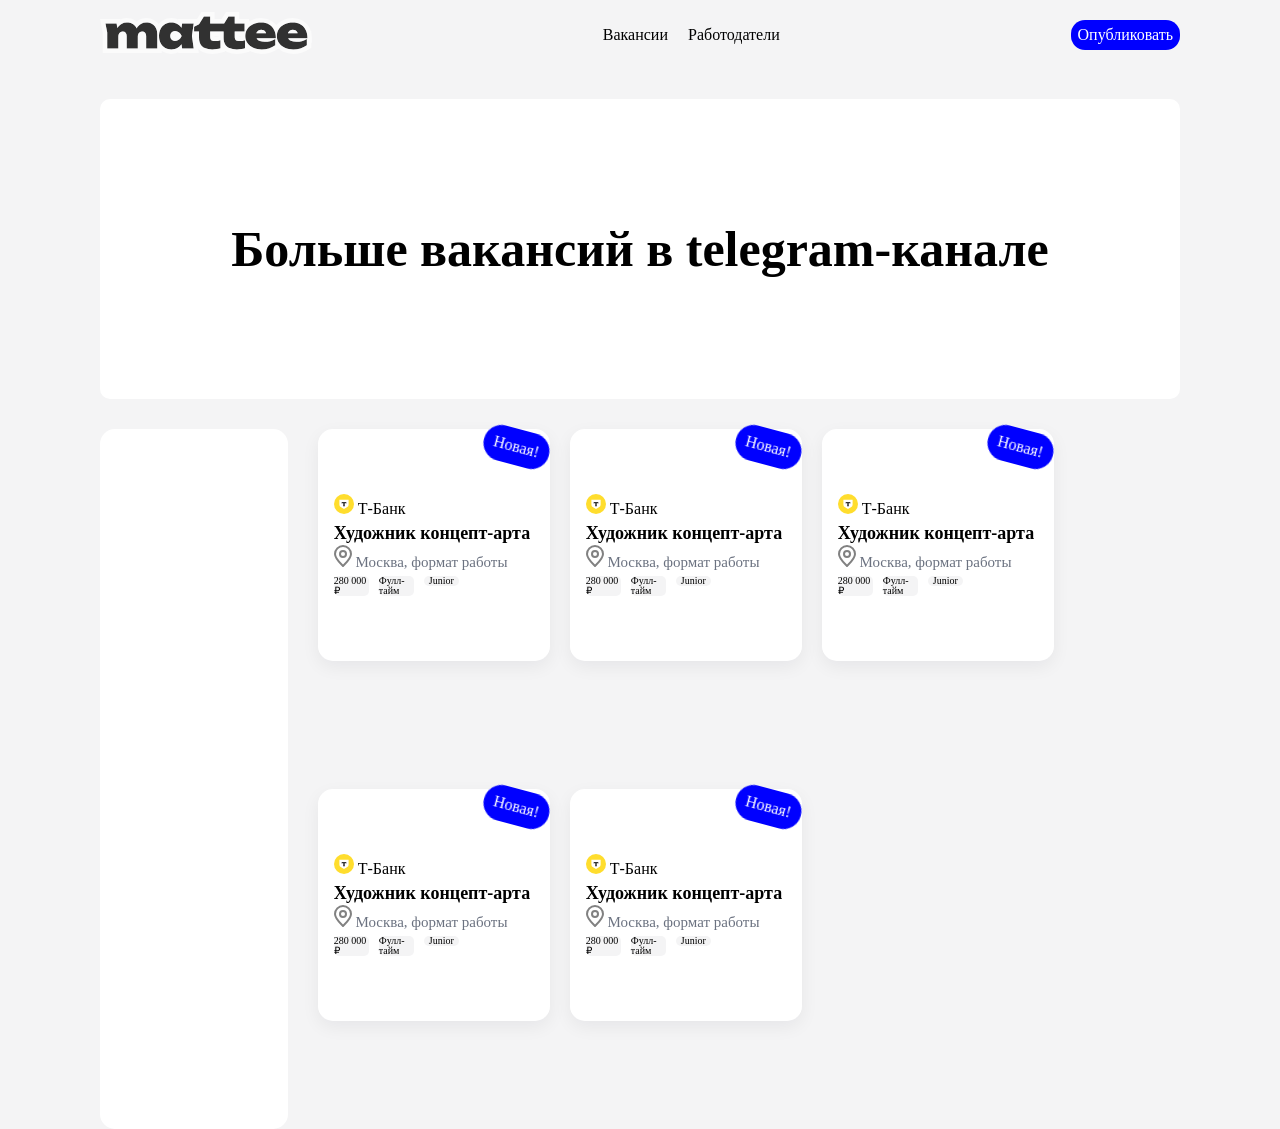
<file: index.html>
<!DOCTYPE html>
<html lang="en">
<head>
    <meta charset="UTF-8">
    <meta name="viewport" content="width=device-width, initial-scale=1.0">
    <title>Document</title>
    <link rel="stylesheet" href="reset.css">
    <link rel="stylesheet" href="style.css">
</head>
<body>
    <nav>
        <div>
            <svg width="212" height="42" viewBox="0 0 212 42" fill="none" xmlns="http://www.w3.org/2000/svg">
            <foreignObject x="-2.01874" y="-2.01874" width="215.998" height="45.929"><div xmlns="http://www.w3.org/1999/xhtml" style="backdrop-filter:blur(1.01px);clip-path:url(#bgblur_0_880_1226_clip_path);height:100%;width:100%"></div></foreignObject><g data-figma-bg-blur-radius="2.01874">
            <mask id="path-1-outside-1_880_1226" maskUnits="userSpaceOnUse" x="-0.540527" y="-0.49871" width="213" height="43" fill="black">
            <rect fill="white" x="-0.540527" y="-0.49871" width="213" height="43"/>
            <path fill-rule="evenodd" clip-rule="evenodd" d="M123.583 19.4985H120.031H118.628H110.165V24.2784C110.165 26.0617 110.472 27.3187 111.086 28.0496C111.7 28.7512 112.957 29.102 114.857 29.102C116.026 29.102 117.064 29.029 117.97 28.8828C118.906 28.7074 119.739 28.5027 120.47 28.2689V36.2937C119.476 36.5861 118.248 36.8345 116.786 37.0392C115.354 37.2731 113.848 37.39 112.27 37.39C109.288 37.39 106.818 36.9515 104.859 36.0745C102.9 35.1682 101.438 33.8673 100.474 32.1717C99.5089 30.4761 99.0266 28.4589 99.0266 26.1201V19.4985H94.0713V14.7187L99.0266 12.2192L103.894 4.50129H110.165V11.386H118.628H120.031H124.113L128.451 4.50129H134.722V11.386H144.588V19.4985H134.722V24.2784C134.722 26.0617 135.029 27.3187 135.643 28.0496C136.257 28.7512 137.514 29.102 139.414 29.102C140.583 29.102 141.621 29.029 142.527 28.8828C143.463 28.7074 144.296 28.5027 145.027 28.2689V36.2937C144.033 36.5861 142.805 36.8345 141.343 37.0392C139.911 37.2731 138.405 37.39 136.827 37.39C133.845 37.39 131.374 36.9515 129.416 36.0745C127.457 35.1682 125.995 33.8673 125.031 32.1717C124.066 30.4761 123.583 28.4589 123.583 26.1201V19.4985ZM193.252 37.3902C190.123 37.3902 187.317 36.8347 184.832 35.7238C182.376 34.5837 180.432 33.005 179 30.9879C177.567 28.9415 176.851 26.5735 176.851 23.8839C176.851 21.2236 177.538 18.8994 178.912 16.9115C180.315 14.9236 182.216 13.3741 184.613 12.2632C187.01 11.1523 189.7 10.5969 192.681 10.5969C195.81 10.5969 198.47 11.24 200.662 12.5263C202.855 13.8126 204.536 15.6398 205.705 18.0078C206.875 20.3465 207.459 23.1238 207.459 26.3396H188.224C188.323 26.5532 188.435 26.7579 188.559 26.9535C189.203 27.889 190.167 28.6053 191.454 29.1022C192.74 29.5992 194.362 29.8477 196.321 29.8477C198.221 29.8477 200.063 29.6138 201.846 29.1461C203.659 28.6491 205.325 27.9475 206.846 27.0412V33.3558C204.975 34.6714 202.84 35.68 200.443 36.3816C198.075 37.054 195.678 37.3902 193.252 37.3902ZM187.946 21.2089C188.02 20.9668 188.107 20.7329 188.209 20.5073C188.618 19.6303 189.203 18.9433 189.963 18.4463C190.752 17.9493 191.702 17.7008 192.813 17.7008C193.807 17.7008 194.655 17.9055 195.356 18.3147C196.087 18.6948 196.672 19.2649 197.111 20.025C197.314 20.3785 197.487 20.7732 197.628 21.2089H187.946ZM82.1184 36.6009L81.497 32.2509C80.4725 33.6847 79.218 34.8424 77.7333 35.7239C75.8915 36.8348 73.772 37.3903 71.3748 37.3903C68.9191 37.3903 66.7558 36.8348 64.8848 35.7239C63.043 34.613 61.5959 33.049 60.5434 31.0318C59.5202 29.0146 59.0086 26.6759 59.0086 24.0155C59.0086 21.326 59.5202 18.9726 60.5434 16.9554C61.5959 14.9382 63.043 13.3742 64.8848 12.2633C66.7558 11.1524 68.9191 10.5969 71.3748 10.5969C73.772 10.5969 75.8915 11.1524 77.7333 12.2633C79.2102 13.1171 80.4686 14.2625 81.5083 15.6993L82.1184 11.3863H93.6953L91.9412 23.9717L93.6953 36.6009H82.1184ZM70.2346 24.0155C70.2346 24.9803 70.4247 25.8427 70.8047 26.6028C71.214 27.3336 71.7695 27.9183 72.4711 28.3568C73.2019 28.7953 74.0351 29.0146 74.9706 29.0146C75.9354 29.0146 76.8709 28.7953 77.7771 28.3568C78.6834 27.9183 79.4727 27.3336 80.1451 26.6028C80.8467 25.8427 81.3291 24.9803 81.5922 24.0155C81.3291 23.0508 80.8467 22.1884 80.1451 21.4283C79.4727 20.6682 78.6834 20.0689 77.7771 19.6304C76.8709 19.1918 75.9354 18.9726 74.9706 18.9726C74.0351 18.9726 73.2019 19.1918 72.4711 19.6304C71.7695 20.0689 71.214 20.6682 70.8047 21.4283C70.4247 22.1884 70.2346 23.0508 70.2346 24.0155ZM153.258 35.7232C155.743 36.8341 158.55 37.3896 161.678 37.3896C164.104 37.3896 166.501 37.0534 168.869 36.381C171.267 35.6793 173.401 34.6708 175.272 33.3552V27.0406C173.751 27.9469 172.085 28.6485 170.273 29.1455C168.489 29.6132 166.648 29.8471 164.747 29.8471C162.789 29.8471 161.166 29.5986 159.88 29.1016C158.593 28.6046 157.629 27.8884 156.986 26.9529C156.861 26.7573 156.749 26.5526 156.65 26.339H175.886C175.886 23.1232 175.301 20.3459 174.132 18.0072C172.962 15.6392 171.281 13.812 169.089 12.5257C166.896 11.2394 164.236 10.5962 161.108 10.5962C158.126 10.5962 155.436 11.1517 153.039 12.2626C150.642 13.3735 148.741 14.9229 147.338 16.9109C145.964 18.8988 145.277 21.2229 145.277 23.8833C145.277 26.5728 145.993 28.9408 147.426 30.9872C148.858 33.0044 150.802 34.5831 153.258 35.7232ZM156.635 20.5067C156.534 20.7323 156.446 20.9662 156.372 21.2083H166.054C165.913 20.7725 165.741 20.3779 165.537 20.0243C165.098 19.2642 164.513 18.6942 163.783 18.3141C163.081 17.9048 162.233 17.7002 161.239 17.7002C160.128 17.7002 159.178 17.9487 158.389 18.4457C157.629 18.9427 157.044 19.6297 156.635 20.5067ZM36.6099 16.4222C36.6763 16.3056 36.7442 16.1909 36.8134 16.078C37.9243 14.2362 39.2837 12.8622 40.8916 11.956C42.4995 11.0497 44.2243 10.5966 46.0661 10.5966C48.434 10.5966 50.4512 11.0935 52.1176 12.0875C53.8132 13.0523 55.0995 14.4263 55.9765 16.2096C56.8535 17.9636 57.2921 20.0247 57.2921 22.3926V36.6006H46.1538V23.9713C46.1538 22.5681 45.8029 21.4864 45.1013 20.7263C44.4289 19.9662 43.4496 19.5861 42.1633 19.5861C41.257 19.5861 40.4677 19.7908 39.7953 20.2001C39.1521 20.5801 38.6551 21.1502 38.3043 21.9103C37.9827 22.6411 37.822 23.5328 37.822 24.5852V36.6006H26.6836V23.9713C26.6836 22.5681 26.3328 21.4864 25.6312 20.7263C24.9588 19.9662 23.9795 19.5861 22.6932 19.5861C21.7869 19.5861 20.9976 19.7908 20.3252 20.2001C19.682 20.5801 19.185 21.1502 18.8342 21.9103C18.5126 22.6411 18.3518 23.5328 18.3518 24.5852V36.6006H7.21354V20.4193L5.45947 11.3859H16.5978L17.3596 16.0517C18.4965 14.2232 19.8651 12.8579 21.4653 11.956C23.0732 11.0497 24.798 10.5966 26.6398 10.5966C29.0078 10.5966 31.025 11.0935 32.6913 12.0875C34.3577 13.0523 35.6294 14.4263 36.5064 16.2096C36.5416 16.2799 36.5761 16.3508 36.6099 16.4222Z"/>
            </mask>
            <path fill-rule="evenodd" clip-rule="evenodd" d="M123.583 19.4985H120.031H118.628H110.165V24.2784C110.165 26.0617 110.472 27.3187 111.086 28.0496C111.7 28.7512 112.957 29.102 114.857 29.102C116.026 29.102 117.064 29.029 117.97 28.8828C118.906 28.7074 119.739 28.5027 120.47 28.2689V36.2937C119.476 36.5861 118.248 36.8345 116.786 37.0392C115.354 37.2731 113.848 37.39 112.27 37.39C109.288 37.39 106.818 36.9515 104.859 36.0745C102.9 35.1682 101.438 33.8673 100.474 32.1717C99.5089 30.4761 99.0266 28.4589 99.0266 26.1201V19.4985H94.0713V14.7187L99.0266 12.2192L103.894 4.50129H110.165V11.386H118.628H120.031H124.113L128.451 4.50129H134.722V11.386H144.588V19.4985H134.722V24.2784C134.722 26.0617 135.029 27.3187 135.643 28.0496C136.257 28.7512 137.514 29.102 139.414 29.102C140.583 29.102 141.621 29.029 142.527 28.8828C143.463 28.7074 144.296 28.5027 145.027 28.2689V36.2937C144.033 36.5861 142.805 36.8345 141.343 37.0392C139.911 37.2731 138.405 37.39 136.827 37.39C133.845 37.39 131.374 36.9515 129.416 36.0745C127.457 35.1682 125.995 33.8673 125.031 32.1717C124.066 30.4761 123.583 28.4589 123.583 26.1201V19.4985ZM193.252 37.3902C190.123 37.3902 187.317 36.8347 184.832 35.7238C182.376 34.5837 180.432 33.005 179 30.9879C177.567 28.9415 176.851 26.5735 176.851 23.8839C176.851 21.2236 177.538 18.8994 178.912 16.9115C180.315 14.9236 182.216 13.3741 184.613 12.2632C187.01 11.1523 189.7 10.5969 192.681 10.5969C195.81 10.5969 198.47 11.24 200.662 12.5263C202.855 13.8126 204.536 15.6398 205.705 18.0078C206.875 20.3465 207.459 23.1238 207.459 26.3396H188.224C188.323 26.5532 188.435 26.7579 188.559 26.9535C189.203 27.889 190.167 28.6053 191.454 29.1022C192.74 29.5992 194.362 29.8477 196.321 29.8477C198.221 29.8477 200.063 29.6138 201.846 29.1461C203.659 28.6491 205.325 27.9475 206.846 27.0412V33.3558C204.975 34.6714 202.84 35.68 200.443 36.3816C198.075 37.054 195.678 37.3902 193.252 37.3902ZM187.946 21.2089C188.02 20.9668 188.107 20.7329 188.209 20.5073C188.618 19.6303 189.203 18.9433 189.963 18.4463C190.752 17.9493 191.702 17.7008 192.813 17.7008C193.807 17.7008 194.655 17.9055 195.356 18.3147C196.087 18.6948 196.672 19.2649 197.111 20.025C197.314 20.3785 197.487 20.7732 197.628 21.2089H187.946ZM82.1184 36.6009L81.497 32.2509C80.4725 33.6847 79.218 34.8424 77.7333 35.7239C75.8915 36.8348 73.772 37.3903 71.3748 37.3903C68.9191 37.3903 66.7558 36.8348 64.8848 35.7239C63.043 34.613 61.5959 33.049 60.5434 31.0318C59.5202 29.0146 59.0086 26.6759 59.0086 24.0155C59.0086 21.326 59.5202 18.9726 60.5434 16.9554C61.5959 14.9382 63.043 13.3742 64.8848 12.2633C66.7558 11.1524 68.9191 10.5969 71.3748 10.5969C73.772 10.5969 75.8915 11.1524 77.7333 12.2633C79.2102 13.1171 80.4686 14.2625 81.5083 15.6993L82.1184 11.3863H93.6953L91.9412 23.9717L93.6953 36.6009H82.1184ZM70.2346 24.0155C70.2346 24.9803 70.4247 25.8427 70.8047 26.6028C71.214 27.3336 71.7695 27.9183 72.4711 28.3568C73.2019 28.7953 74.0351 29.0146 74.9706 29.0146C75.9354 29.0146 76.8709 28.7953 77.7771 28.3568C78.6834 27.9183 79.4727 27.3336 80.1451 26.6028C80.8467 25.8427 81.3291 24.9803 81.5922 24.0155C81.3291 23.0508 80.8467 22.1884 80.1451 21.4283C79.4727 20.6682 78.6834 20.0689 77.7771 19.6304C76.8709 19.1918 75.9354 18.9726 74.9706 18.9726C74.0351 18.9726 73.2019 19.1918 72.4711 19.6304C71.7695 20.0689 71.214 20.6682 70.8047 21.4283C70.4247 22.1884 70.2346 23.0508 70.2346 24.0155ZM153.258 35.7232C155.743 36.8341 158.55 37.3896 161.678 37.3896C164.104 37.3896 166.501 37.0534 168.869 36.381C171.267 35.6793 173.401 34.6708 175.272 33.3552V27.0406C173.751 27.9469 172.085 28.6485 170.273 29.1455C168.489 29.6132 166.648 29.8471 164.747 29.8471C162.789 29.8471 161.166 29.5986 159.88 29.1016C158.593 28.6046 157.629 27.8884 156.986 26.9529C156.861 26.7573 156.749 26.5526 156.65 26.339H175.886C175.886 23.1232 175.301 20.3459 174.132 18.0072C172.962 15.6392 171.281 13.812 169.089 12.5257C166.896 11.2394 164.236 10.5962 161.108 10.5962C158.126 10.5962 155.436 11.1517 153.039 12.2626C150.642 13.3735 148.741 14.9229 147.338 16.9109C145.964 18.8988 145.277 21.2229 145.277 23.8833C145.277 26.5728 145.993 28.9408 147.426 30.9872C148.858 33.0044 150.802 34.5831 153.258 35.7232ZM156.635 20.5067C156.534 20.7323 156.446 20.9662 156.372 21.2083H166.054C165.913 20.7725 165.741 20.3779 165.537 20.0243C165.098 19.2642 164.513 18.6942 163.783 18.3141C163.081 17.9048 162.233 17.7002 161.239 17.7002C160.128 17.7002 159.178 17.9487 158.389 18.4457C157.629 18.9427 157.044 19.6297 156.635 20.5067ZM36.6099 16.4222C36.6763 16.3056 36.7442 16.1909 36.8134 16.078C37.9243 14.2362 39.2837 12.8622 40.8916 11.956C42.4995 11.0497 44.2243 10.5966 46.0661 10.5966C48.434 10.5966 50.4512 11.0935 52.1176 12.0875C53.8132 13.0523 55.0995 14.4263 55.9765 16.2096C56.8535 17.9636 57.2921 20.0247 57.2921 22.3926V36.6006H46.1538V23.9713C46.1538 22.5681 45.8029 21.4864 45.1013 20.7263C44.4289 19.9662 43.4496 19.5861 42.1633 19.5861C41.257 19.5861 40.4677 19.7908 39.7953 20.2001C39.1521 20.5801 38.6551 21.1502 38.3043 21.9103C37.9827 22.6411 37.822 23.5328 37.822 24.5852V36.6006H26.6836V23.9713C26.6836 22.5681 26.3328 21.4864 25.6312 20.7263C24.9588 19.9662 23.9795 19.5861 22.6932 19.5861C21.7869 19.5861 20.9976 19.7908 20.3252 20.2001C19.682 20.5801 19.185 21.1502 18.8342 21.9103C18.5126 22.6411 18.3518 23.5328 18.3518 24.5852V36.6006H7.21354V20.4193L5.45947 11.3859H16.5978L17.3596 16.0517C18.4965 14.2232 19.8651 12.8579 21.4653 11.956C23.0732 11.0497 24.798 10.5966 26.6398 10.5966C29.0078 10.5966 31.025 11.0935 32.6913 12.0875C34.3577 13.0523 35.6294 14.4263 36.5064 16.2096C36.5416 16.2799 36.5761 16.3508 36.6099 16.4222Z" fill="black" fill-opacity="0.8"/>
            <path fill-rule="evenodd" clip-rule="evenodd" d="M123.583 19.4985H120.031H118.628H110.165V24.2784C110.165 26.0617 110.472 27.3187 111.086 28.0496C111.7 28.7512 112.957 29.102 114.857 29.102C116.026 29.102 117.064 29.029 117.97 28.8828C118.906 28.7074 119.739 28.5027 120.47 28.2689V36.2937C119.476 36.5861 118.248 36.8345 116.786 37.0392C115.354 37.2731 113.848 37.39 112.27 37.39C109.288 37.39 106.818 36.9515 104.859 36.0745C102.9 35.1682 101.438 33.8673 100.474 32.1717C99.5089 30.4761 99.0266 28.4589 99.0266 26.1201V19.4985H94.0713V14.7187L99.0266 12.2192L103.894 4.50129H110.165V11.386H118.628H120.031H124.113L128.451 4.50129H134.722V11.386H144.588V19.4985H134.722V24.2784C134.722 26.0617 135.029 27.3187 135.643 28.0496C136.257 28.7512 137.514 29.102 139.414 29.102C140.583 29.102 141.621 29.029 142.527 28.8828C143.463 28.7074 144.296 28.5027 145.027 28.2689V36.2937C144.033 36.5861 142.805 36.8345 141.343 37.0392C139.911 37.2731 138.405 37.39 136.827 37.39C133.845 37.39 131.374 36.9515 129.416 36.0745C127.457 35.1682 125.995 33.8673 125.031 32.1717C124.066 30.4761 123.583 28.4589 123.583 26.1201V19.4985ZM193.252 37.3902C190.123 37.3902 187.317 36.8347 184.832 35.7238C182.376 34.5837 180.432 33.005 179 30.9879C177.567 28.9415 176.851 26.5735 176.851 23.8839C176.851 21.2236 177.538 18.8994 178.912 16.9115C180.315 14.9236 182.216 13.3741 184.613 12.2632C187.01 11.1523 189.7 10.5969 192.681 10.5969C195.81 10.5969 198.47 11.24 200.662 12.5263C202.855 13.8126 204.536 15.6398 205.705 18.0078C206.875 20.3465 207.459 23.1238 207.459 26.3396H188.224C188.323 26.5532 188.435 26.7579 188.559 26.9535C189.203 27.889 190.167 28.6053 191.454 29.1022C192.74 29.5992 194.362 29.8477 196.321 29.8477C198.221 29.8477 200.063 29.6138 201.846 29.1461C203.659 28.6491 205.325 27.9475 206.846 27.0412V33.3558C204.975 34.6714 202.84 35.68 200.443 36.3816C198.075 37.054 195.678 37.3902 193.252 37.3902ZM187.946 21.2089C188.02 20.9668 188.107 20.7329 188.209 20.5073C188.618 19.6303 189.203 18.9433 189.963 18.4463C190.752 17.9493 191.702 17.7008 192.813 17.7008C193.807 17.7008 194.655 17.9055 195.356 18.3147C196.087 18.6948 196.672 19.2649 197.111 20.025C197.314 20.3785 197.487 20.7732 197.628 21.2089H187.946ZM82.1184 36.6009L81.497 32.2509C80.4725 33.6847 79.218 34.8424 77.7333 35.7239C75.8915 36.8348 73.772 37.3903 71.3748 37.3903C68.9191 37.3903 66.7558 36.8348 64.8848 35.7239C63.043 34.613 61.5959 33.049 60.5434 31.0318C59.5202 29.0146 59.0086 26.6759 59.0086 24.0155C59.0086 21.326 59.5202 18.9726 60.5434 16.9554C61.5959 14.9382 63.043 13.3742 64.8848 12.2633C66.7558 11.1524 68.9191 10.5969 71.3748 10.5969C73.772 10.5969 75.8915 11.1524 77.7333 12.2633C79.2102 13.1171 80.4686 14.2625 81.5083 15.6993L82.1184 11.3863H93.6953L91.9412 23.9717L93.6953 36.6009H82.1184ZM70.2346 24.0155C70.2346 24.9803 70.4247 25.8427 70.8047 26.6028C71.214 27.3336 71.7695 27.9183 72.4711 28.3568C73.2019 28.7953 74.0351 29.0146 74.9706 29.0146C75.9354 29.0146 76.8709 28.7953 77.7771 28.3568C78.6834 27.9183 79.4727 27.3336 80.1451 26.6028C80.8467 25.8427 81.3291 24.9803 81.5922 24.0155C81.3291 23.0508 80.8467 22.1884 80.1451 21.4283C79.4727 20.6682 78.6834 20.0689 77.7771 19.6304C76.8709 19.1918 75.9354 18.9726 74.9706 18.9726C74.0351 18.9726 73.2019 19.1918 72.4711 19.6304C71.7695 20.0689 71.214 20.6682 70.8047 21.4283C70.4247 22.1884 70.2346 23.0508 70.2346 24.0155ZM153.258 35.7232C155.743 36.8341 158.55 37.3896 161.678 37.3896C164.104 37.3896 166.501 37.0534 168.869 36.381C171.267 35.6793 173.401 34.6708 175.272 33.3552V27.0406C173.751 27.9469 172.085 28.6485 170.273 29.1455C168.489 29.6132 166.648 29.8471 164.747 29.8471C162.789 29.8471 161.166 29.5986 159.88 29.1016C158.593 28.6046 157.629 27.8884 156.986 26.9529C156.861 26.7573 156.749 26.5526 156.65 26.339H175.886C175.886 23.1232 175.301 20.3459 174.132 18.0072C172.962 15.6392 171.281 13.812 169.089 12.5257C166.896 11.2394 164.236 10.5962 161.108 10.5962C158.126 10.5962 155.436 11.1517 153.039 12.2626C150.642 13.3735 148.741 14.9229 147.338 16.9109C145.964 18.8988 145.277 21.2229 145.277 23.8833C145.277 26.5728 145.993 28.9408 147.426 30.9872C148.858 33.0044 150.802 34.5831 153.258 35.7232ZM156.635 20.5067C156.534 20.7323 156.446 20.9662 156.372 21.2083H166.054C165.913 20.7725 165.741 20.3779 165.537 20.0243C165.098 19.2642 164.513 18.6942 163.783 18.3141C163.081 17.9048 162.233 17.7002 161.239 17.7002C160.128 17.7002 159.178 17.9487 158.389 18.4457C157.629 18.9427 157.044 19.6297 156.635 20.5067ZM36.6099 16.4222C36.6763 16.3056 36.7442 16.1909 36.8134 16.078C37.9243 14.2362 39.2837 12.8622 40.8916 11.956C42.4995 11.0497 44.2243 10.5966 46.0661 10.5966C48.434 10.5966 50.4512 11.0935 52.1176 12.0875C53.8132 13.0523 55.0995 14.4263 55.9765 16.2096C56.8535 17.9636 57.2921 20.0247 57.2921 22.3926V36.6006H46.1538V23.9713C46.1538 22.5681 45.8029 21.4864 45.1013 20.7263C44.4289 19.9662 43.4496 19.5861 42.1633 19.5861C41.257 19.5861 40.4677 19.7908 39.7953 20.2001C39.1521 20.5801 38.6551 21.1502 38.3043 21.9103C37.9827 22.6411 37.822 23.5328 37.822 24.5852V36.6006H26.6836V23.9713C26.6836 22.5681 26.3328 21.4864 25.6312 20.7263C24.9588 19.9662 23.9795 19.5861 22.6932 19.5861C21.7869 19.5861 20.9976 19.7908 20.3252 20.2001C19.682 20.5801 19.185 21.1502 18.8342 21.9103C18.5126 22.6411 18.3518 23.5328 18.3518 24.5852V36.6006H7.21354V20.4193L5.45947 11.3859H16.5978L17.3596 16.0517C18.4965 14.2232 19.8651 12.8579 21.4653 11.956C23.0732 11.0497 24.798 10.5966 26.6398 10.5966C29.0078 10.5966 31.025 11.0935 32.6913 12.0875C34.3577 13.0523 35.6294 14.4263 36.5064 16.2096C36.5416 16.2799 36.5761 16.3508 36.6099 16.4222Z" stroke="white" stroke-opacity="0.6" stroke-width="9.00257" mask="url(#path-1-outside-1_880_1226)"/>
            </g>
            <defs>
            <clipPath id="bgblur_0_880_1226_clip_path" transform="translate(2.01874 2.01874)"><path fill-rule="evenodd" clip-rule="evenodd" d="M123.583 19.4985H120.031H118.628H110.165V24.2784C110.165 26.0617 110.472 27.3187 111.086 28.0496C111.7 28.7512 112.957 29.102 114.857 29.102C116.026 29.102 117.064 29.029 117.97 28.8828C118.906 28.7074 119.739 28.5027 120.47 28.2689V36.2937C119.476 36.5861 118.248 36.8345 116.786 37.0392C115.354 37.2731 113.848 37.39 112.27 37.39C109.288 37.39 106.818 36.9515 104.859 36.0745C102.9 35.1682 101.438 33.8673 100.474 32.1717C99.5089 30.4761 99.0266 28.4589 99.0266 26.1201V19.4985H94.0713V14.7187L99.0266 12.2192L103.894 4.50129H110.165V11.386H118.628H120.031H124.113L128.451 4.50129H134.722V11.386H144.588V19.4985H134.722V24.2784C134.722 26.0617 135.029 27.3187 135.643 28.0496C136.257 28.7512 137.514 29.102 139.414 29.102C140.583 29.102 141.621 29.029 142.527 28.8828C143.463 28.7074 144.296 28.5027 145.027 28.2689V36.2937C144.033 36.5861 142.805 36.8345 141.343 37.0392C139.911 37.2731 138.405 37.39 136.827 37.39C133.845 37.39 131.374 36.9515 129.416 36.0745C127.457 35.1682 125.995 33.8673 125.031 32.1717C124.066 30.4761 123.583 28.4589 123.583 26.1201V19.4985ZM193.252 37.3902C190.123 37.3902 187.317 36.8347 184.832 35.7238C182.376 34.5837 180.432 33.005 179 30.9879C177.567 28.9415 176.851 26.5735 176.851 23.8839C176.851 21.2236 177.538 18.8994 178.912 16.9115C180.315 14.9236 182.216 13.3741 184.613 12.2632C187.01 11.1523 189.7 10.5969 192.681 10.5969C195.81 10.5969 198.47 11.24 200.662 12.5263C202.855 13.8126 204.536 15.6398 205.705 18.0078C206.875 20.3465 207.459 23.1238 207.459 26.3396H188.224C188.323 26.5532 188.435 26.7579 188.559 26.9535C189.203 27.889 190.167 28.6053 191.454 29.1022C192.74 29.5992 194.362 29.8477 196.321 29.8477C198.221 29.8477 200.063 29.6138 201.846 29.1461C203.659 28.6491 205.325 27.9475 206.846 27.0412V33.3558C204.975 34.6714 202.84 35.68 200.443 36.3816C198.075 37.054 195.678 37.3902 193.252 37.3902ZM187.946 21.2089C188.02 20.9668 188.107 20.7329 188.209 20.5073C188.618 19.6303 189.203 18.9433 189.963 18.4463C190.752 17.9493 191.702 17.7008 192.813 17.7008C193.807 17.7008 194.655 17.9055 195.356 18.3147C196.087 18.6948 196.672 19.2649 197.111 20.025C197.314 20.3785 197.487 20.7732 197.628 21.2089H187.946ZM82.1184 36.6009L81.497 32.2509C80.4725 33.6847 79.218 34.8424 77.7333 35.7239C75.8915 36.8348 73.772 37.3903 71.3748 37.3903C68.9191 37.3903 66.7558 36.8348 64.8848 35.7239C63.043 34.613 61.5959 33.049 60.5434 31.0318C59.5202 29.0146 59.0086 26.6759 59.0086 24.0155C59.0086 21.326 59.5202 18.9726 60.5434 16.9554C61.5959 14.9382 63.043 13.3742 64.8848 12.2633C66.7558 11.1524 68.9191 10.5969 71.3748 10.5969C73.772 10.5969 75.8915 11.1524 77.7333 12.2633C79.2102 13.1171 80.4686 14.2625 81.5083 15.6993L82.1184 11.3863H93.6953L91.9412 23.9717L93.6953 36.6009H82.1184ZM70.2346 24.0155C70.2346 24.9803 70.4247 25.8427 70.8047 26.6028C71.214 27.3336 71.7695 27.9183 72.4711 28.3568C73.2019 28.7953 74.0351 29.0146 74.9706 29.0146C75.9354 29.0146 76.8709 28.7953 77.7771 28.3568C78.6834 27.9183 79.4727 27.3336 80.1451 26.6028C80.8467 25.8427 81.3291 24.9803 81.5922 24.0155C81.3291 23.0508 80.8467 22.1884 80.1451 21.4283C79.4727 20.6682 78.6834 20.0689 77.7771 19.6304C76.8709 19.1918 75.9354 18.9726 74.9706 18.9726C74.0351 18.9726 73.2019 19.1918 72.4711 19.6304C71.7695 20.0689 71.214 20.6682 70.8047 21.4283C70.4247 22.1884 70.2346 23.0508 70.2346 24.0155ZM153.258 35.7232C155.743 36.8341 158.55 37.3896 161.678 37.3896C164.104 37.3896 166.501 37.0534 168.869 36.381C171.267 35.6793 173.401 34.6708 175.272 33.3552V27.0406C173.751 27.9469 172.085 28.6485 170.273 29.1455C168.489 29.6132 166.648 29.8471 164.747 29.8471C162.789 29.8471 161.166 29.5986 159.88 29.1016C158.593 28.6046 157.629 27.8884 156.986 26.9529C156.861 26.7573 156.749 26.5526 156.65 26.339H175.886C175.886 23.1232 175.301 20.3459 174.132 18.0072C172.962 15.6392 171.281 13.812 169.089 12.5257C166.896 11.2394 164.236 10.5962 161.108 10.5962C158.126 10.5962 155.436 11.1517 153.039 12.2626C150.642 13.3735 148.741 14.9229 147.338 16.9109C145.964 18.8988 145.277 21.2229 145.277 23.8833C145.277 26.5728 145.993 28.9408 147.426 30.9872C148.858 33.0044 150.802 34.5831 153.258 35.7232ZM156.635 20.5067C156.534 20.7323 156.446 20.9662 156.372 21.2083H166.054C165.913 20.7725 165.741 20.3779 165.537 20.0243C165.098 19.2642 164.513 18.6942 163.783 18.3141C163.081 17.9048 162.233 17.7002 161.239 17.7002C160.128 17.7002 159.178 17.9487 158.389 18.4457C157.629 18.9427 157.044 19.6297 156.635 20.5067ZM36.6099 16.4222C36.6763 16.3056 36.7442 16.1909 36.8134 16.078C37.9243 14.2362 39.2837 12.8622 40.8916 11.956C42.4995 11.0497 44.2243 10.5966 46.0661 10.5966C48.434 10.5966 50.4512 11.0935 52.1176 12.0875C53.8132 13.0523 55.0995 14.4263 55.9765 16.2096C56.8535 17.9636 57.2921 20.0247 57.2921 22.3926V36.6006H46.1538V23.9713C46.1538 22.5681 45.8029 21.4864 45.1013 20.7263C44.4289 19.9662 43.4496 19.5861 42.1633 19.5861C41.257 19.5861 40.4677 19.7908 39.7953 20.2001C39.1521 20.5801 38.6551 21.1502 38.3043 21.9103C37.9827 22.6411 37.822 23.5328 37.822 24.5852V36.6006H26.6836V23.9713C26.6836 22.5681 26.3328 21.4864 25.6312 20.7263C24.9588 19.9662 23.9795 19.5861 22.6932 19.5861C21.7869 19.5861 20.9976 19.7908 20.3252 20.2001C19.682 20.5801 19.185 21.1502 18.8342 21.9103C18.5126 22.6411 18.3518 23.5328 18.3518 24.5852V36.6006H7.21354V20.4193L5.45947 11.3859H16.5978L17.3596 16.0517C18.4965 14.2232 19.8651 12.8579 21.4653 11.956C23.0732 11.0497 24.798 10.5966 26.6398 10.5966C29.0078 10.5966 31.025 11.0935 32.6913 12.0875C34.3577 13.0523 35.6294 14.4263 36.5064 16.2096C36.5416 16.2799 36.5761 16.3508 36.6099 16.4222Z"/>
            </clipPath></defs>
            </svg>
        </div>
        <div class="center-navig">
            <p>Вакансии</p>
            <p>Работодатели</p>
        </div>
        <div class="right-nav-button">
            Опубликовать
        </div>
    </nav>

    <div class="title-center">
        <div class="title-text-box"><p class="title-text">Больше вакансий
в telegram-канале</p></div>
    </div>
    <div class="main">
        <div class="left-box"></div>
        <div class="right-boxes">
            <div class="Vacancy">
                <div class="vacancy-main">
                    <div class="top">
                        <svg width="20" height="20" viewBox="0 0 20 20" fill="none" xmlns="http://www.w3.org/2000/svg">
                <g clip-path="url(#clip0_1082_222)">
                <rect width="20" height="20" fill="#FFDD2D"/>
                <path d="M5.38452 5.76923H14.6153V10.4109C14.6153 11.6029 13.9727 12.7002 12.9289 13.2962L9.99991 15L7.07446 13.2962C6.03068 12.7037 5.38807 11.6029 5.38807 10.4109V5.76923H5.38452Z" fill="white"/>
                <path fill-rule="evenodd" clip-rule="evenodd" d="M7.69221 8.07692V9.65331C7.91163 9.41167 8.30426 9.24675 8.75079 9.24675H9.23966V11.0801C9.23966 11.5672 9.10878 11.9968 8.90861 12.2308H11.0874C10.8872 11.993 10.7679 11.5672 10.7679 11.0801V9.24675H11.2452C11.6955 9.24675 12.092 9.41167 12.3076 9.65331V8.07692H7.69221Z" fill="#333333"/>
                </g>
                <defs>
                <clipPath id="clip0_1082_222">
                <rect width="20" height="20" rx="10" fill="white"/>
                </clipPath>
                </defs>
                </svg>
                <b>Т-Банк</b>
                <p>
                
                </p>
                <p class="box-title">Художник концепт-арта</p>
                <p class="under-title"><svg width="18" height="22" viewBox="0 0 18 22" fill="none" xmlns="http://www.w3.org/2000/svg">
                <path d="M9 12C10.6569 12 12 10.6569 12 9C12 7.34315 10.6569 6 9 6C7.34315 6 6 7.34315 6 9C6 10.6569 7.34315 12 9 12Z" stroke="#818181" stroke-width="2" stroke-linecap="round" stroke-linejoin="round"/>
                <path d="M9 21C13 17 17 13.4183 17 9C17 4.58172 13.4183 1 9 1C4.58172 1 1 4.58172 1 9C1 13.4183 5 17 9 21Z" stroke="#818181" stroke-width="2" stroke-linecap="round" stroke-linejoin="round"/>
                </svg>
                Москва, формат работы
                </p>
                    </div>
                    <div class="bottom">
                        <p class="bottom-text">280 000 ₽</p>
                        <p class="bottom-text">Фулл-тайм</p>
                        <p class="bottom-text">Junior</p>
                    </div>
                </div>
                <span class="new">Новая!</span>
            </div>
            <div class="Vacancy">
                <div class="vacancy-main">
                    <div class="top">
                        <svg width="20" height="20" viewBox="0 0 20 20" fill="none" xmlns="http://www.w3.org/2000/svg">
                <g clip-path="url(#clip0_1082_222)">
                <rect width="20" height="20" fill="#FFDD2D"/>
                <path d="M5.38452 5.76923H14.6153V10.4109C14.6153 11.6029 13.9727 12.7002 12.9289 13.2962L9.99991 15L7.07446 13.2962C6.03068 12.7037 5.38807 11.6029 5.38807 10.4109V5.76923H5.38452Z" fill="white"/>
                <path fill-rule="evenodd" clip-rule="evenodd" d="M7.69221 8.07692V9.65331C7.91163 9.41167 8.30426 9.24675 8.75079 9.24675H9.23966V11.0801C9.23966 11.5672 9.10878 11.9968 8.90861 12.2308H11.0874C10.8872 11.993 10.7679 11.5672 10.7679 11.0801V9.24675H11.2452C11.6955 9.24675 12.092 9.41167 12.3076 9.65331V8.07692H7.69221Z" fill="#333333"/>
                </g>
                <defs>
                <clipPath id="clip0_1082_222">
                <rect width="20" height="20" rx="10" fill="white"/>
                </clipPath>
                </defs>
                </svg>
                <b>Т-Банк</b>
                <p>
                
                </p>
                <p class="box-title">Художник концепт-арта</p>
                <p class="under-title"><svg width="18" height="22" viewBox="0 0 18 22" fill="none" xmlns="http://www.w3.org/2000/svg">
                <path d="M9 12C10.6569 12 12 10.6569 12 9C12 7.34315 10.6569 6 9 6C7.34315 6 6 7.34315 6 9C6 10.6569 7.34315 12 9 12Z" stroke="#818181" stroke-width="2" stroke-linecap="round" stroke-linejoin="round"/>
                <path d="M9 21C13 17 17 13.4183 17 9C17 4.58172 13.4183 1 9 1C4.58172 1 1 4.58172 1 9C1 13.4183 5 17 9 21Z" stroke="#818181" stroke-width="2" stroke-linecap="round" stroke-linejoin="round"/>
                </svg>
                Москва, формат работы
                </p>
                    </div>
                    <div class="bottom">
                        <p class="bottom-text">280 000 ₽</p>
                        <p class="bottom-text">Фулл-тайм</p>
                        <p class="bottom-text">Junior</p>
                    </div>
                </div>
                <span class="new">Новая!</span>
            </div>
            <div class="Vacancy">
                <div class="vacancy-main">
                    <div class="top">
                        <svg width="20" height="20" viewBox="0 0 20 20" fill="none" xmlns="http://www.w3.org/2000/svg">
                <g clip-path="url(#clip0_1082_222)">
                <rect width="20" height="20" fill="#FFDD2D"/>
                <path d="M5.38452 5.76923H14.6153V10.4109C14.6153 11.6029 13.9727 12.7002 12.9289 13.2962L9.99991 15L7.07446 13.2962C6.03068 12.7037 5.38807 11.6029 5.38807 10.4109V5.76923H5.38452Z" fill="white"/>
                <path fill-rule="evenodd" clip-rule="evenodd" d="M7.69221 8.07692V9.65331C7.91163 9.41167 8.30426 9.24675 8.75079 9.24675H9.23966V11.0801C9.23966 11.5672 9.10878 11.9968 8.90861 12.2308H11.0874C10.8872 11.993 10.7679 11.5672 10.7679 11.0801V9.24675H11.2452C11.6955 9.24675 12.092 9.41167 12.3076 9.65331V8.07692H7.69221Z" fill="#333333"/>
                </g>
                <defs>
                <clipPath id="clip0_1082_222">
                <rect width="20" height="20" rx="10" fill="white"/>
                </clipPath>
                </defs>
                </svg>
                <b>Т-Банк</b>
                <p>
                
                </p>
                <p class="box-title">Художник концепт-арта</p>
                <p class="under-title"><svg width="18" height="22" viewBox="0 0 18 22" fill="none" xmlns="http://www.w3.org/2000/svg">
                <path d="M9 12C10.6569 12 12 10.6569 12 9C12 7.34315 10.6569 6 9 6C7.34315 6 6 7.34315 6 9C6 10.6569 7.34315 12 9 12Z" stroke="#818181" stroke-width="2" stroke-linecap="round" stroke-linejoin="round"/>
                <path d="M9 21C13 17 17 13.4183 17 9C17 4.58172 13.4183 1 9 1C4.58172 1 1 4.58172 1 9C1 13.4183 5 17 9 21Z" stroke="#818181" stroke-width="2" stroke-linecap="round" stroke-linejoin="round"/>
                </svg>
                Москва, формат работы
                </p>
                    </div>
                    <div class="bottom">
                        <p class="bottom-text">280 000 ₽</p>
                        <p class="bottom-text">Фулл-тайм</p>
                        <p class="bottom-text">Junior</p>
                    </div>
                </div>
                <span class="new">Новая!</span>
            </div>
            <div class="Vacancy">
                <div class="vacancy-main">
                    <div class="top">
                        <svg width="20" height="20" viewBox="0 0 20 20" fill="none" xmlns="http://www.w3.org/2000/svg">
                <g clip-path="url(#clip0_1082_222)">
                <rect width="20" height="20" fill="#FFDD2D"/>
                <path d="M5.38452 5.76923H14.6153V10.4109C14.6153 11.6029 13.9727 12.7002 12.9289 13.2962L9.99991 15L7.07446 13.2962C6.03068 12.7037 5.38807 11.6029 5.38807 10.4109V5.76923H5.38452Z" fill="white"/>
                <path fill-rule="evenodd" clip-rule="evenodd" d="M7.69221 8.07692V9.65331C7.91163 9.41167 8.30426 9.24675 8.75079 9.24675H9.23966V11.0801C9.23966 11.5672 9.10878 11.9968 8.90861 12.2308H11.0874C10.8872 11.993 10.7679 11.5672 10.7679 11.0801V9.24675H11.2452C11.6955 9.24675 12.092 9.41167 12.3076 9.65331V8.07692H7.69221Z" fill="#333333"/>
                </g>
                <defs>
                <clipPath id="clip0_1082_222">
                <rect width="20" height="20" rx="10" fill="white"/>
                </clipPath>
                </defs>
                </svg>
                <b>Т-Банк</b>
                <p>
                
                </p>
                <p class="box-title">Художник концепт-арта</p>
                <p class="under-title"><svg width="18" height="22" viewBox="0 0 18 22" fill="none" xmlns="http://www.w3.org/2000/svg">
                <path d="M9 12C10.6569 12 12 10.6569 12 9C12 7.34315 10.6569 6 9 6C7.34315 6 6 7.34315 6 9C6 10.6569 7.34315 12 9 12Z" stroke="#818181" stroke-width="2" stroke-linecap="round" stroke-linejoin="round"/>
                <path d="M9 21C13 17 17 13.4183 17 9C17 4.58172 13.4183 1 9 1C4.58172 1 1 4.58172 1 9C1 13.4183 5 17 9 21Z" stroke="#818181" stroke-width="2" stroke-linecap="round" stroke-linejoin="round"/>
                </svg>
                Москва, формат работы
                </p>
                    </div>
                    <div class="bottom">
                        <p class="bottom-text">280 000 ₽</p>
                        <p class="bottom-text">Фулл-тайм</p>
                        <p class="bottom-text">Junior</p>
                    </div>
                </div>
                <span class="new">Новая!</span>
            </div>
            <div class="Vacancy">
                <div class="vacancy-main">
                    <div class="top">
                        <svg width="20" height="20" viewBox="0 0 20 20" fill="none" xmlns="http://www.w3.org/2000/svg">
                <g clip-path="url(#clip0_1082_222)">
                <rect width="20" height="20" fill="#FFDD2D"/>
                <path d="M5.38452 5.76923H14.6153V10.4109C14.6153 11.6029 13.9727 12.7002 12.9289 13.2962L9.99991 15L7.07446 13.2962C6.03068 12.7037 5.38807 11.6029 5.38807 10.4109V5.76923H5.38452Z" fill="white"/>
                <path fill-rule="evenodd" clip-rule="evenodd" d="M7.69221 8.07692V9.65331C7.91163 9.41167 8.30426 9.24675 8.75079 9.24675H9.23966V11.0801C9.23966 11.5672 9.10878 11.9968 8.90861 12.2308H11.0874C10.8872 11.993 10.7679 11.5672 10.7679 11.0801V9.24675H11.2452C11.6955 9.24675 12.092 9.41167 12.3076 9.65331V8.07692H7.69221Z" fill="#333333"/>
                </g>
                <defs>
                <clipPath id="clip0_1082_222">
                <rect width="20" height="20" rx="10" fill="white"/>
                </clipPath>
                </defs>
                </svg>
                <b>Т-Банк</b>
                <p>
                
                </p>
                <p class="box-title">Художник концепт-арта</p>
                <p class="under-title"><svg width="18" height="22" viewBox="0 0 18 22" fill="none" xmlns="http://www.w3.org/2000/svg">
                <path d="M9 12C10.6569 12 12 10.6569 12 9C12 7.34315 10.6569 6 9 6C7.34315 6 6 7.34315 6 9C6 10.6569 7.34315 12 9 12Z" stroke="#818181" stroke-width="2" stroke-linecap="round" stroke-linejoin="round"/>
                <path d="M9 21C13 17 17 13.4183 17 9C17 4.58172 13.4183 1 9 1C4.58172 1 1 4.58172 1 9C1 13.4183 5 17 9 21Z" stroke="#818181" stroke-width="2" stroke-linecap="round" stroke-linejoin="round"/>
                </svg>
                Москва, формат работы
                </p>
                    </div>
                    <div class="bottom">
                        <p class="bottom-text">280 000 ₽</p>
                        <p class="bottom-text">Фулл-тайм</p>
                        <p class="bottom-text">Junior</p>
                    </div>
                </div>
                <span class="new">Новая!</span>
            </div>
        </div>
    </div>


</body>
</html>
</file>
<file: style.css>
body {
    background-color: #F4F4F5;
    display: flex;
    flex-direction: column;
    gap: 30px;
    justify-content: center;
    align-items: center; 
    padding: 0 100px; 
    box-sizing: border-box;
}

nav {
    width: 100%;
    display: flex;
    justify-content: space-between;
    align-items: center; 
    padding: 12px 0; 
}

.
nav > div {
    width: 100%;
    max-width: 1200px; 
    margin: 0 auto;
    display: flex;
    justify-content: space-between;
    align-items: center;
    box-sizing: border-box;
}

.center-navig {
    display: flex;
    justify-content: space-between;
    gap: 20px;
}

.title-center {
    width: 100%;
    max-width: 1200px; 
    height: 300px;
    background-color: white;
    border-radius: 10px;
    box-sizing: border-box;
}

.title-text {
    font-size: 50px;
    font-weight: 900;
}

.title-text-box {
    display: flex;
    height: 100%;
    justify-content: center;
    align-items: center;
}

.main {
    width: 100%;
    max-width: 1200px;
    display: flex;
    gap: 30px;
    box-sizing: border-box;
}


.left-box {
    width: 25%;
    background-color: white;
    border-radius: 15px;
    height: 700px;
}

.Vacancy {
    position: relative;
    display: flex;
    flex-direction: column;
    align-items: flex-start;
    justify-content: center;
    gap: 8px;
    padding: 16px;
    height: 200px;
    width: 200px;
    background-color: #ffffff;
    border-radius: 15px;
    box-shadow: 0 6px 18px rgba(15, 23, 42, 0.06);
    transition: transform 0.18s ease, box-shadow 0.18s ease;
    text-align: left;
}

.right-boxes {
    display: flex;
    gap: 20px;
    flex-wrap: wrap;
}

.box-title {
    flex-wrap: wrap;
    font-size: 18px;
    font-weight: 700;
    line-height: 1.2;
    margin: 6px 0 0 0;
}

.vacancy-main {
    display: flex;
    flex-direction: column;
    justify-content: center;
    align-items: flex-start;
    gap: 6px;
}

.under-title {
    font-size: 15px;
    color: #6b7280;
    margin: 0;
}

.bottom {
    flex-wrap: wrap;
    display: flex;
    gap: 10px;
    justify-content: start;
    align-items: start;
}

.bottom-text {
    background-color: #F4F4F5;
    width: 35px;
    font-size: 10px;
    border-radius: 5px;
    display: flex;
    align-items: center;
    justify-content: center;
}

.right-nav-button {
    background-color: blue;
    color: white;
    border-radius: 14px;
    display: flex;
    justify-content: center;
    align-items: center;
    padding: 7px;
}

.new {
    background-color: blue;
    color: white;
    position: absolute;
    right: 0;
    top: 0;
    height: 36px;
    border-radius: 24px;
    padding: 0 10px;
    transform: rotate(15deg);
    display: flex;
    justify-content: center;
    align-items: center;
}
</file>
